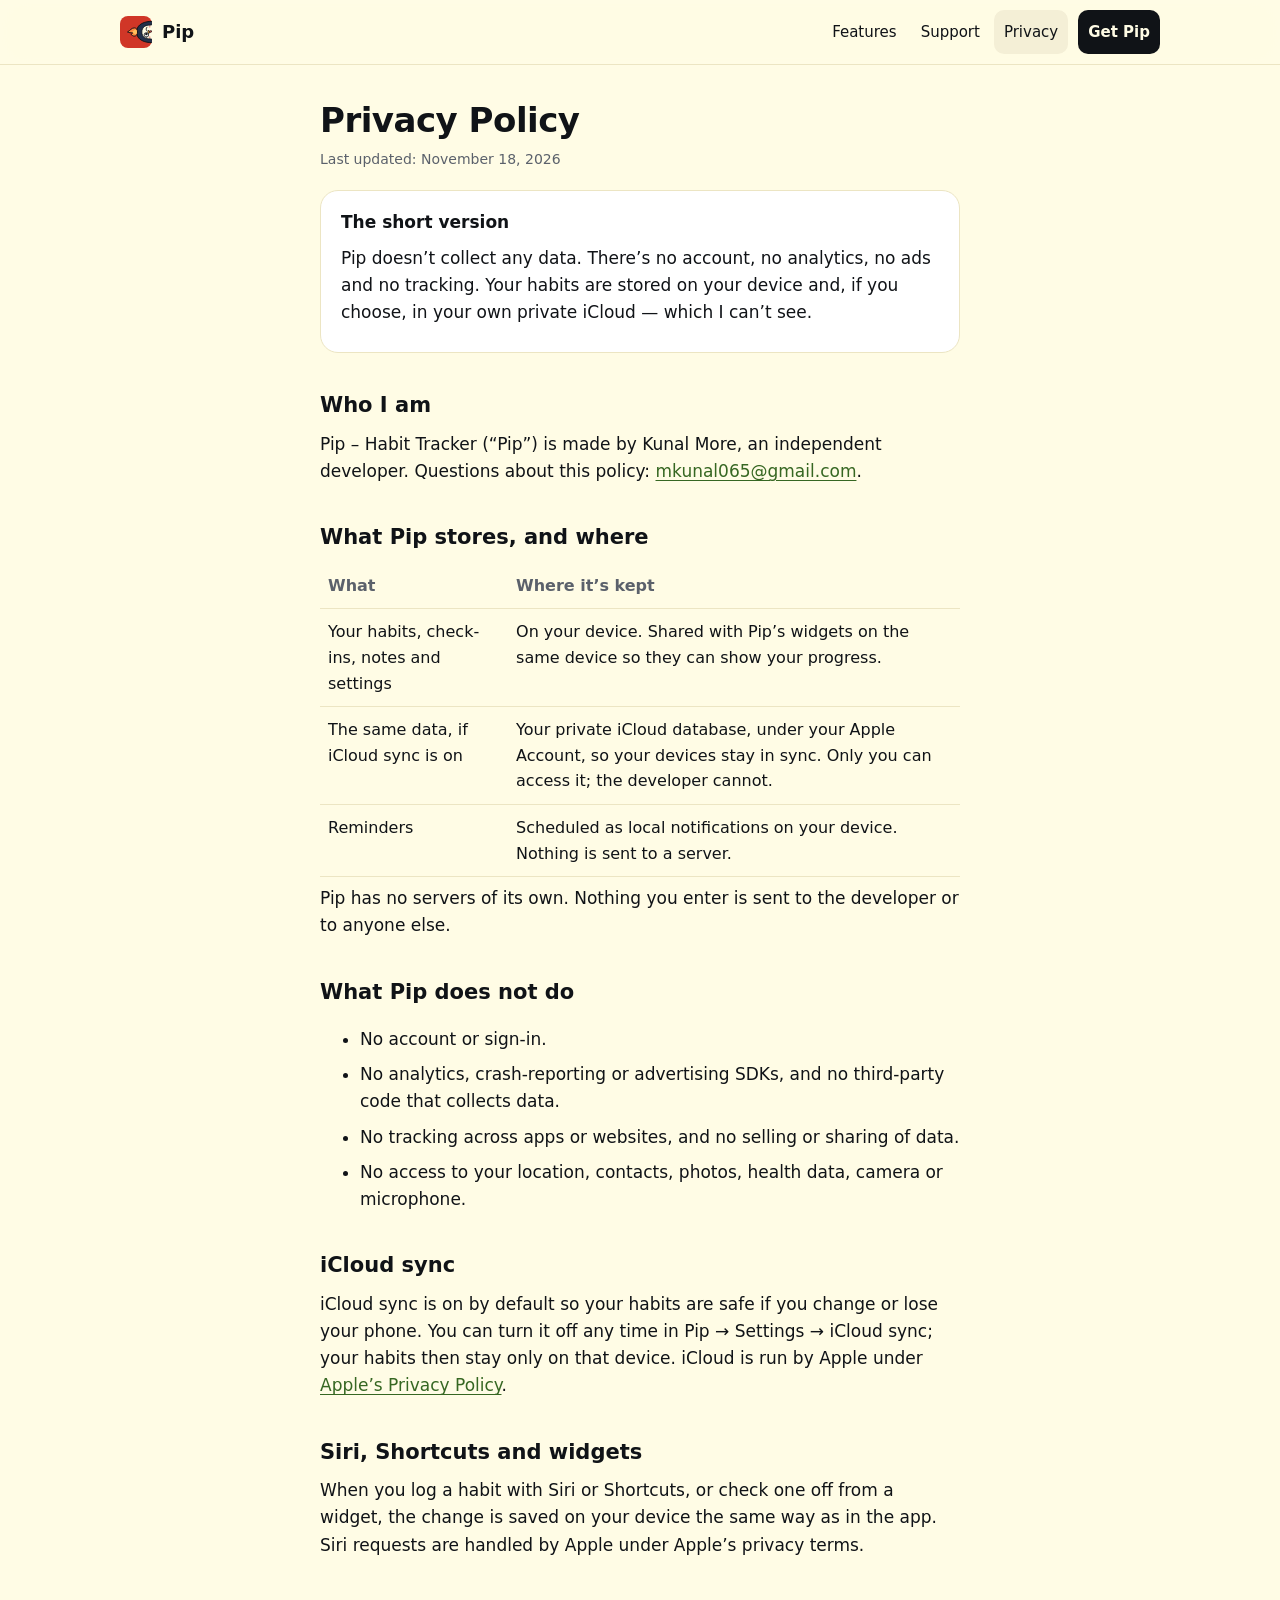
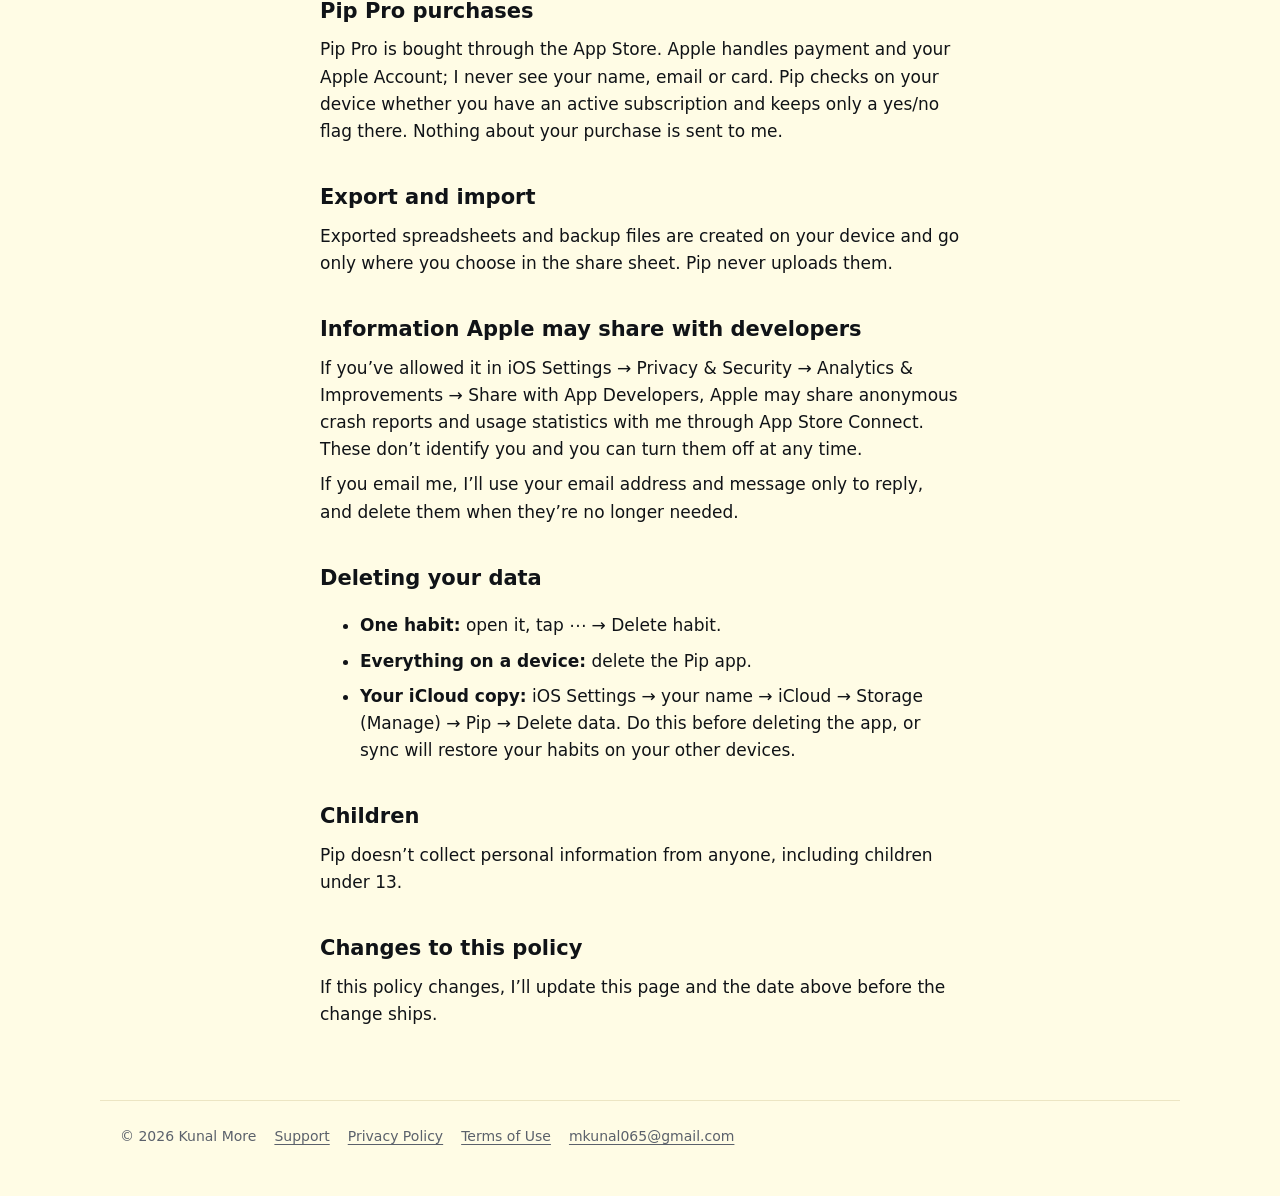
<file: privacy/index.html>
<!doctype html>
<html lang="en">
<head>
<meta charset="utf-8">
<title>Pip – Habit Tracker · Privacy Policy</title>
<meta name="description" content="Pip – Habit Tracker collects no data. Your habits stay on your device and in your own iCloud.">
<meta name="viewport" content="width=device-width, initial-scale=1">
<meta name="color-scheme" content="light dark">
<meta name="apple-itunes-app" content="app-id=6832249206">
<meta name="theme-color" content="#FFFCE5" media="(prefers-color-scheme: light)">
<meta name="theme-color" content="#14120E" media="(prefers-color-scheme: dark)">
<link rel="icon" type="image/png" href="../images/favicon.png">
<link rel="apple-touch-icon" href="../images/apple-touch-icon.png">
<link rel="stylesheet" href="../style.css">
</head>
<body>
<header class="topbar"><div class="in">
  <a class="brand" href="../index.html"><img src="../images/icon.svg" alt="" width="32" height="32">Pip</a>
  <nav aria-label="Site">
    <a href="../index.html#features" class="hide-sm">Features</a>
    <a href="../support/index.html">Support</a>
    <a href="../privacy/index.html" aria-current="page">Privacy</a>
    <a class="get" href="https://apps.apple.com/app/id6832249206">Get Pip</a>
  </nav>
</div></header>
<main>

  <h1>Privacy Policy</h1>
  <p class="small">Last updated: November 18, 2026</p>

  <div class="card">
    <strong>The short version</strong>
    <p>Pip doesn’t collect any data. There’s no account, no analytics, no ads and no tracking.
      Your habits are stored on your device and, if you choose, in your own private iCloud — which I can’t see.</p>
  </div>

  <h2>Who I am</h2>
  <p>Pip – Habit Tracker (“Pip”) is made by Kunal More, an independent developer. Questions about this policy:
    <a href="mailto:mkunal065@gmail.com?subject=Pip%20privacy">mkunal065@gmail.com</a>.</p>

  <h2>What Pip stores, and where</h2>
  <table>
    <tr><th>What</th><th>Where it’s kept</th></tr>
    <tr><td>Your habits, check-ins, notes and settings</td><td>On your device. Shared with Pip’s widgets on the same device so they can show your progress.</td></tr>
    <tr><td>The same data, if iCloud sync is on</td><td>Your private iCloud database, under your Apple Account, so your devices stay in sync. Only you can access it; the developer cannot.</td></tr>
    <tr><td>Reminders</td><td>Scheduled as local notifications on your device. Nothing is sent to a server.</td></tr>
  </table>
  <p>Pip has no servers of its own. Nothing you enter is sent to the developer or to anyone else.</p>

  <h2>What Pip does not do</h2>
  <ul>
    <li>No account or sign-in.</li>
    <li>No analytics, crash-reporting or advertising SDKs, and no third-party code that collects data.</li>
    <li>No tracking across apps or websites, and no selling or sharing of data.</li>
    <li>No access to your location, contacts, photos, health data, camera or microphone.</li>
  </ul>

  <h2>iCloud sync</h2>
  <p>iCloud sync is on by default so your habits are safe if you change or lose your phone. You can turn it off any time in Pip → Settings → iCloud sync;
    your habits then stay only on that device. iCloud is run by Apple under
    <a href="https://www.apple.com/legal/privacy/">Apple’s Privacy Policy</a>.</p>

  <h2>Siri, Shortcuts and widgets</h2>
  <p>When you log a habit with Siri or Shortcuts, or check one off from a widget, the change is saved on your device the same way as in the app.
    Siri requests are handled by Apple under Apple’s privacy terms.</p>

  <h2>Pip Pro purchases</h2>
  <p>Pip Pro is bought through the App Store. Apple handles payment and your Apple Account; I never see your name, email or card.
    Pip checks on your device whether you have an active subscription and keeps only a yes/no flag there. Nothing about your purchase is sent to me.</p>

  <h2>Export and import</h2>
  <p>Exported spreadsheets and backup files are created on your device and go only where you choose in the share sheet. Pip never uploads them.</p>

  <h2>Information Apple may share with developers</h2>
  <p>If you’ve allowed it in iOS Settings → Privacy &amp; Security → Analytics &amp; Improvements → Share with App Developers,
    Apple may share anonymous crash reports and usage statistics with me through App Store Connect. These don’t identify you and you can turn them off at any time.</p>
  <p>If you email me, I’ll use your email address and message only to reply, and delete them when they’re no longer needed.</p>

  <h2>Deleting your data</h2>
  <ul>
    <li><strong>One habit:</strong> open it, tap ⋯ → Delete habit.</li>
    <li><strong>Everything on a device:</strong> delete the Pip app.</li>
    <li><strong>Your iCloud copy:</strong> iOS Settings → your name → iCloud → Storage (Manage) → Pip → Delete data. Do this before deleting the app, or sync will restore your habits on your other devices.</li>
  </ul>

  <h2>Children</h2>
  <p>Pip doesn’t collect personal information from anyone, including children under 13.</p>

  <h2>Changes to this policy</h2>
  <p>If this policy changes, I’ll update this page and the date above before the change ships.</p>

</main>
<footer class="site-footer">
  <span>© 2026 Kunal More</span>
  <a href="../support/index.html">Support</a>
  <a href="../privacy/index.html">Privacy Policy</a>
  <a href="../terms/index.html">Terms of Use</a>
  <a href="mailto:mkunal065@gmail.com">mkunal065@gmail.com</a>
</footer>
</body>
</html>
</file>
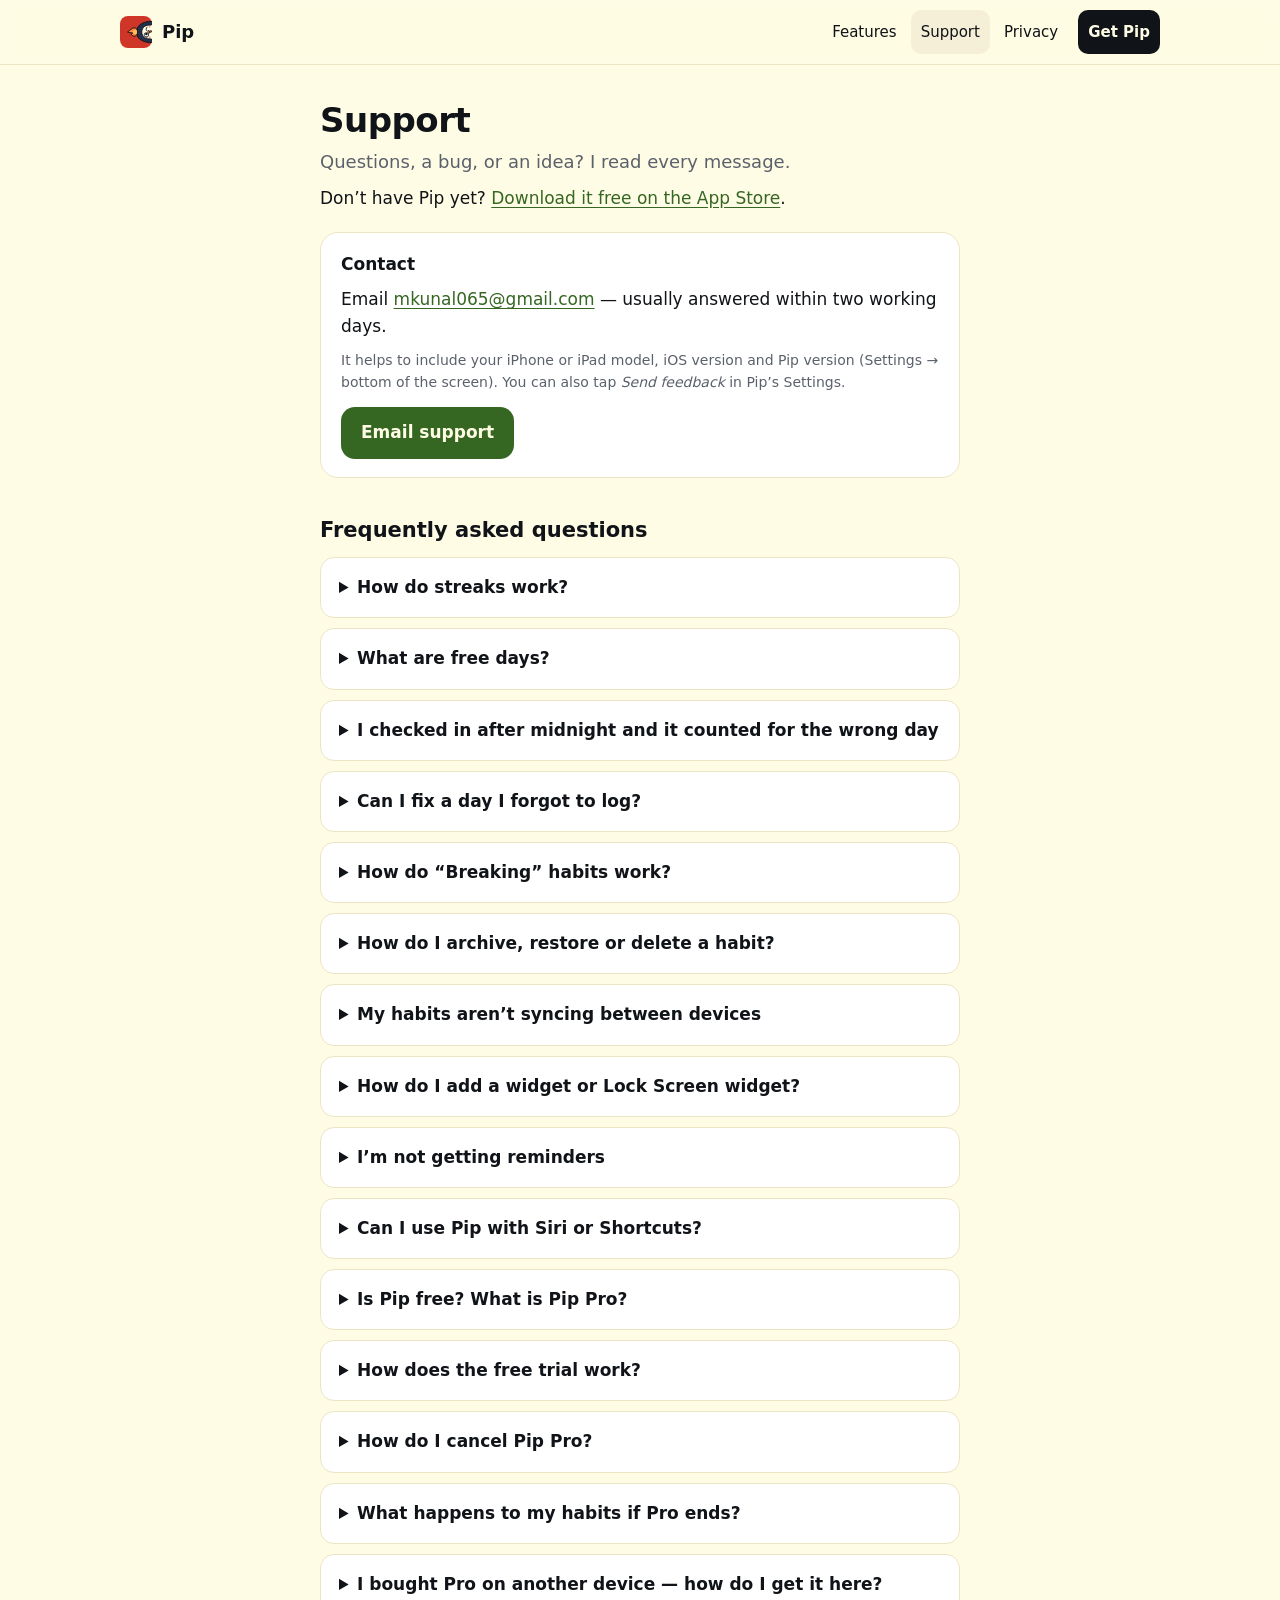
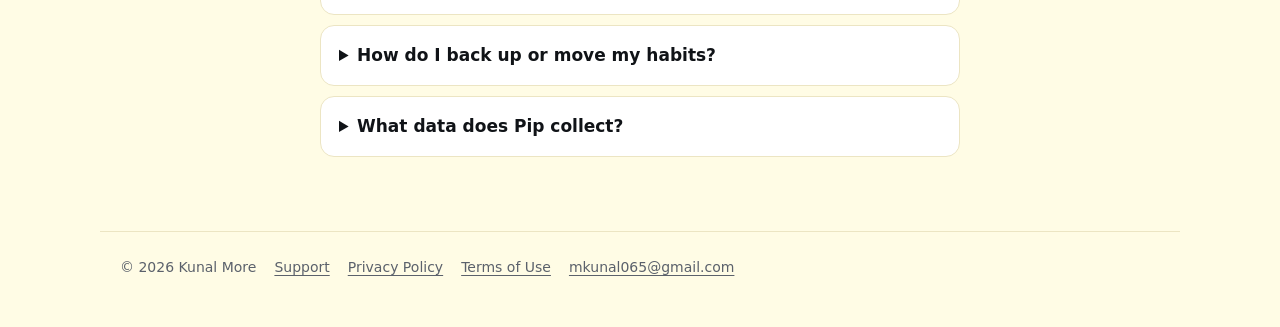
<file: support/index.html>
<!doctype html>
<html lang="en">
<head>
<meta charset="utf-8">
<title>Pip – Habit Tracker · Support</title>
<meta name="description" content="Help and contact for Pip – Habit Tracker for iPhone and iPad.">
<meta name="viewport" content="width=device-width, initial-scale=1">
<meta name="color-scheme" content="light dark">
<meta name="apple-itunes-app" content="app-id=6832249206">
<meta name="theme-color" content="#FFFCE5" media="(prefers-color-scheme: light)">
<meta name="theme-color" content="#14120E" media="(prefers-color-scheme: dark)">
<link rel="icon" type="image/png" href="../images/favicon.png">
<link rel="apple-touch-icon" href="../images/apple-touch-icon.png">
<link rel="stylesheet" href="../style.css">
</head>
<body>
<header class="topbar"><div class="in">
  <a class="brand" href="../index.html"><img src="../images/icon.svg" alt="" width="32" height="32">Pip</a>
  <nav aria-label="Site">
    <a href="../index.html#features" class="hide-sm">Features</a>
    <a href="../support/index.html" aria-current="page">Support</a>
    <a href="../privacy/index.html">Privacy</a>
    <a class="get" href="https://apps.apple.com/app/id6832249206">Get Pip</a>
  </nav>
</div></header>
<main>

  <h1>Support</h1>
  <p class="lede">Questions, a bug, or an idea? I read every message.</p>
  <p>Don’t have Pip yet? <a href="https://apps.apple.com/app/id6832249206">Download it free on the App Store</a>.</p>

  <div class="card">
    <strong>Contact</strong>
    <p>Email <a href="mailto:mkunal065@gmail.com?subject=Pip%20support">mkunal065@gmail.com</a> — usually answered within two working days.</p>
    <p class="small">It helps to include your iPhone or iPad model, iOS version and Pip version (Settings → bottom of the screen).
      You can also tap <em>Send feedback</em> in Pip’s Settings.</p>
    <a class="button" href="mailto:mkunal065@gmail.com?subject=Pip%20support">Email support</a>
  </div>

  <h2>Frequently asked questions</h2>

  <details>
    <summary>How do streaks work?</summary>
    <p>A habit’s streak grows by one each scheduled day you complete it. Today never breaks a streak — it waits until the day is over.</p>
    <p>For “some days” habits, the other days are rest days and never break the streak. For “N × a week” habits, the streak counts weeks.</p>
    <p>Pip’s flame on Today follows your overall streak: a day counts when every daily habit scheduled that day is done (or covered by a free day).</p>
  </details>

  <details>
    <summary>What are free days?</summary>
    <p>A free day covers a missed scheduled day so your streak stays alive. Choose None, 1 or 2 per week in Settings → Free days.
      They’re applied automatically to the oldest miss first. A free day keeps the streak but doesn’t add to it.</p>
  </details>

  <details>
    <summary>I checked in after midnight and it counted for the wrong day</summary>
    <p>Go to Settings → Day ends at and choose <strong>3 AM</strong>. Check-ins before 3 AM will then count for the day before.</p>
  </details>

  <details>
    <summary>Can I fix a day I forgot to log?</summary>
    <p>Yes, for the last 7 days. Open the habit, tap the day in its calendar, then tap Log (or Clear).</p>
  </details>

  <details>
    <summary>How do “Breaking” habits work?</summary>
    <p>Habits you’re quitting count every day as clean on their own — no tap needed. If you slip, tap the Clean pill on Today and choose “I slipped today”.
      Only that habit’s count restarts. Slips never affect your main streak or Pip’s flame.</p>
  </details>

  <details>
    <summary>How do I archive, restore or delete a habit?</summary>
    <p><strong>Archive</strong> hides a habit from Today, widgets and reminders but keeps its history. Archive from the habit’s ⋯ menu, its Edit screen, or by long-pressing it on Today.</p>
    <p><strong>Restore</strong> it from Settings → Archived habits → Unarchive. Its history and best streak are still there.</p>
    <p><strong>Delete</strong> removes the habit and all its check-ins for good, after a confirmation.</p>
  </details>

  <details>
    <summary>My habits aren’t syncing between devices</summary>
    <ol>
      <li>Make sure every device is signed in to the same Apple Account, and that iCloud is allowed for Pip (iOS Settings → your name → iCloud → apps using iCloud → Pip).</li>
      <li>In Pip, check Settings → iCloud sync is on, on each device.</li>
      <li>Open Pip on both devices with an internet connection and give it a minute — sync happens in the background.</li>
      <li>Still stuck? Email me with the device models; your habits stay safe on each device meanwhile.</li>
    </ol>
  </details>

  <details>
    <summary>How do I add a widget or Lock Screen widget?</summary>
    <p><strong>Home Screen:</strong> touch and hold an empty spot, tap Edit → Add Widget, search for Pip and pick Streak, Habit or Today. The Today widget lets you check habits off without opening the app.</p>
    <p><strong>Lock Screen:</strong> touch and hold the Lock Screen, tap Customize → Lock Screen → the widget area, then choose a Pip widget.</p>
  </details>

  <details>
    <summary>I’m not getting reminders</summary>
    <p>Check that notifications are allowed in iOS Settings → Pip → Notifications, and that Settings → Daily check-in is on in Pip.
      Focus modes can hold notifications back. Pip also skips reminders once everything for the day is done.</p>
  </details>

  <details>
    <summary>Can I use Pip with Siri or Shortcuts?</summary>
    <p>Yes. Say “Log <em>habit name</em> in Pip”, or find Pip’s actions in the Shortcuts app.</p>
  </details>

  <details id="pro">
    <summary>Is Pip free? What is Pip Pro?</summary>
    <p>Yes — Pip is free for up to 3 habits, with check-ins, streaks, free days, stats, widgets, reminders, Siri and iCloud sync. No ads and no account. Archived habits don’t count toward the 3.</p>
    <p><strong>Pip Pro</strong> is an optional subscription that adds unlimited habits, Advanced stats and export. Choose yearly (with a 7-day free trial for new subscribers) or monthly. The price for your country is shown in the app before you buy.</p>
  </details>

  <details>
    <summary>How does the free trial work?</summary>
    <p>Start the yearly plan’s free week and everything in Pip Pro unlocks straight away. Pip reminds you 2 days before the week ends (if notifications are allowed). Cancel before the trial ends and you won’t be charged.</p>
  </details>

  <details>
    <summary>How do I cancel Pip Pro?</summary>
    <p>On your iPhone open <strong>Settings → your name → Subscriptions → Pip</strong> and tap Cancel Subscription. You can also get there from Pip → Settings → Manage subscription. Pro stays on until the end of the period you’ve paid for.</p>
  </details>

  <details>
    <summary>What happens to my habits if Pro ends?</summary>
    <p>Nothing is deleted. If you have more than 3 habits, Pip asks you to pick 3 to keep going. The others are paused: they leave Today, widgets and reminders, but every check-in is saved. Find them in Settings → Paused habits, where you can swap one in any time. Subscribe again and they all come back. Export stops and Advanced stats shows its preview again.</p>
  </details>

  <details>
    <summary>I bought Pro on another device — how do I get it here?</summary>
    <p>Sign in with the same Apple Account, then tap <strong>Restore purchase</strong> in Pip → Settings (or on the Pip Pro screen).</p>
  </details>

  <details>
    <summary>How do I back up or move my habits?</summary>
    <p>With iCloud sync on, your habits follow you automatically. Pip Pro can also export a spreadsheet or a full backup file (Settings → Export &amp; import). Anyone can import a Pip backup — choose <em>Merge</em> to add what’s missing, or <em>Replace everything</em>.</p>
  </details>

  <details>
    <summary>What data does Pip collect?</summary>
    <p>None. Your habits stay on your device and, if you use iCloud sync, in your own private iCloud. Read the <a href="../privacy/index.html">Privacy Policy</a>.</p>
  </details>

</main>
<footer class="site-footer">
  <span>© 2026 Kunal More</span>
  <a href="../support/index.html">Support</a>
  <a href="../privacy/index.html">Privacy Policy</a>
  <a href="../terms/index.html">Terms of Use</a>
  <a href="mailto:mkunal065@gmail.com">mkunal065@gmail.com</a>
</footer>
</body>
</html>
</file>
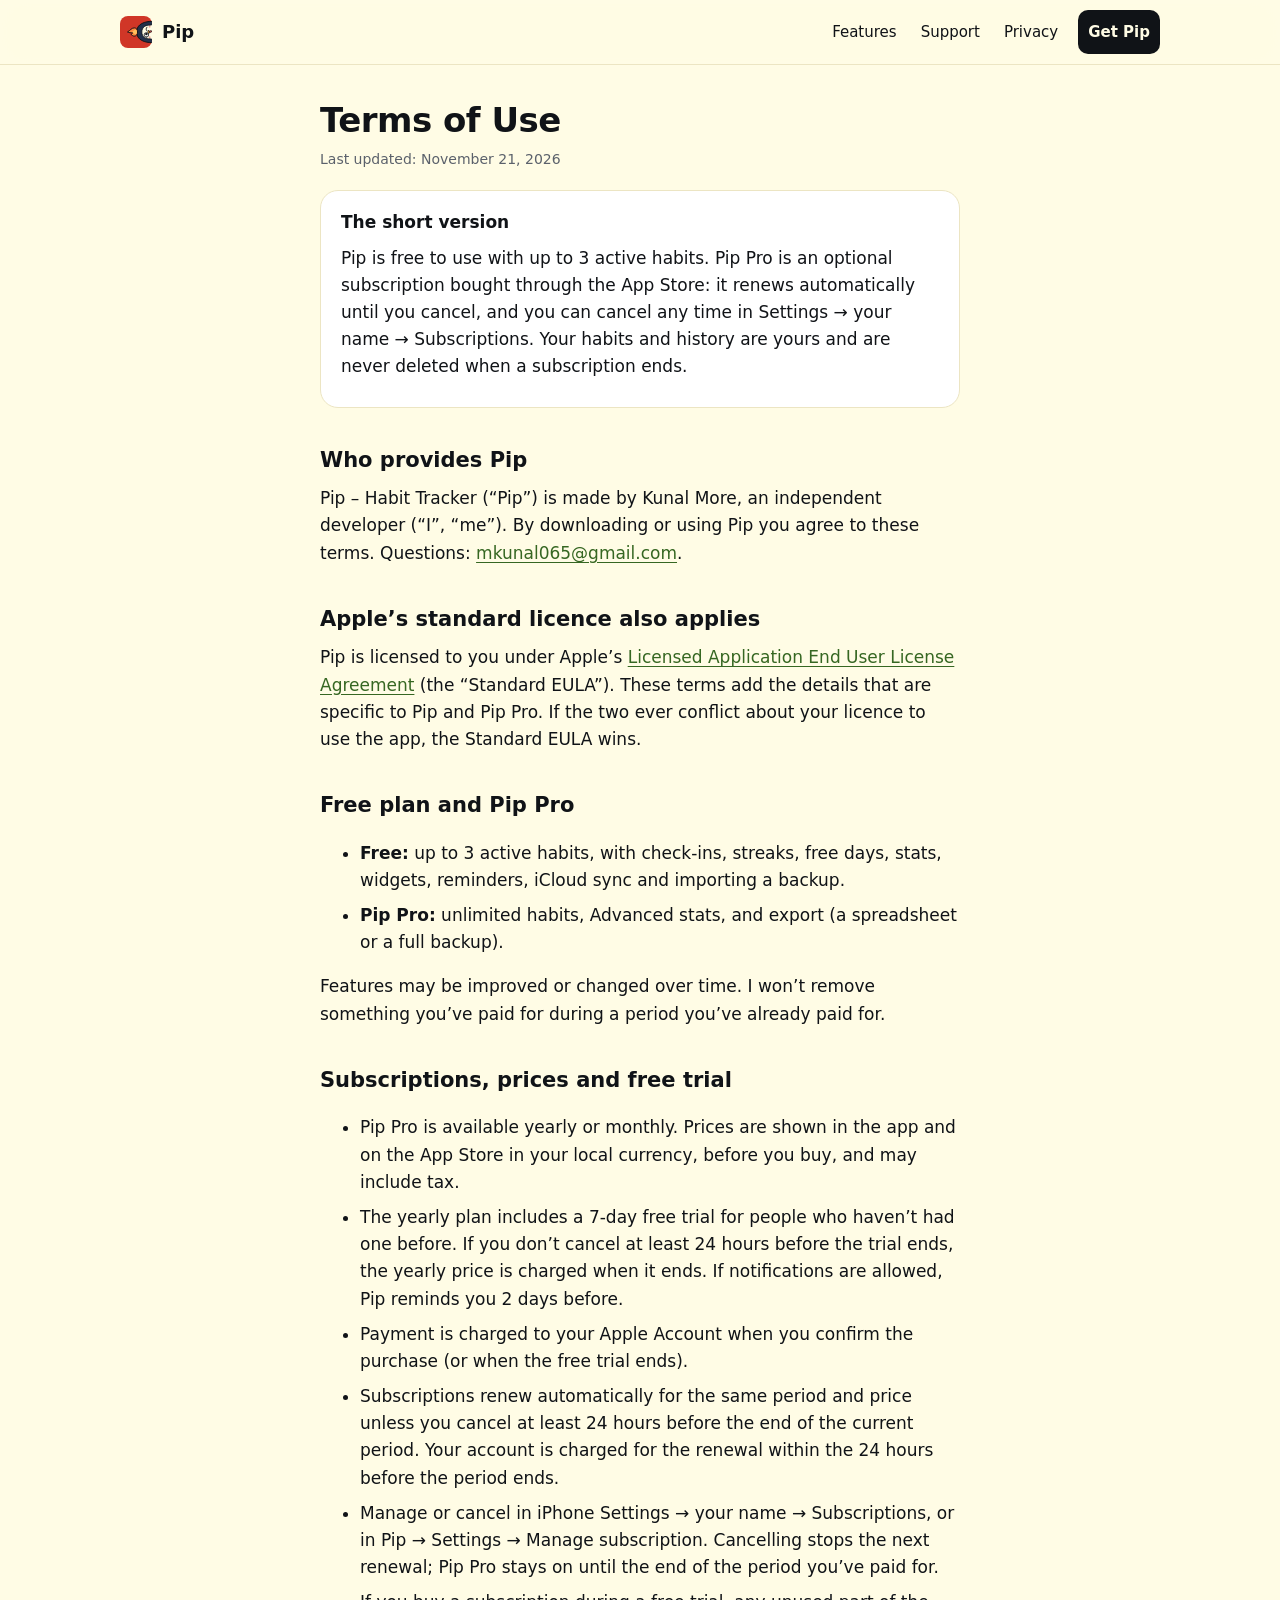
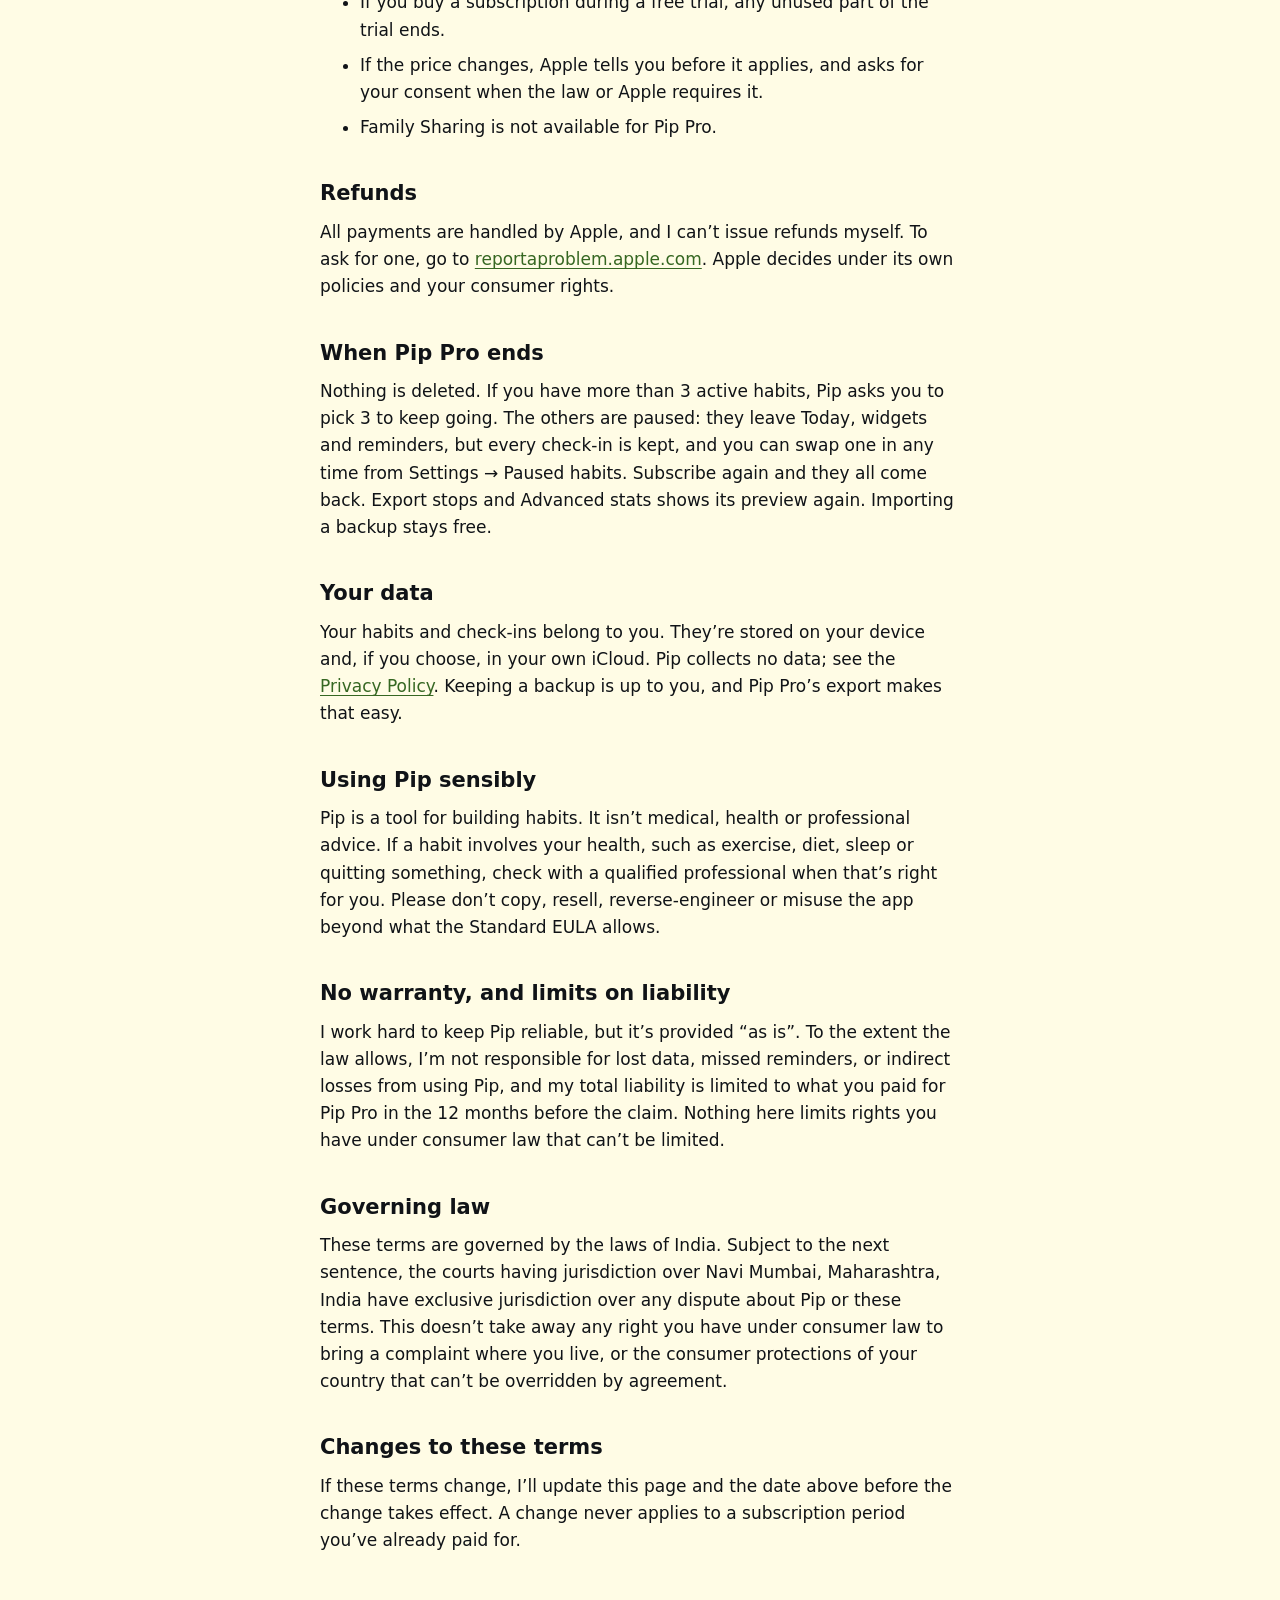
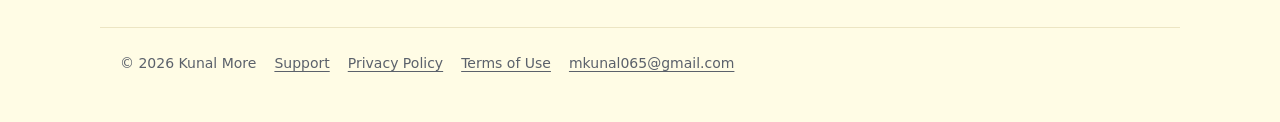
<file: terms/index.html>
<!doctype html>
<html lang="en">
<head>
<meta charset="utf-8">
<title>Pip – Habit Tracker · Terms of Use</title>
<meta name="description" content="Terms of Use for Pip – Habit Tracker and the optional Pip Pro subscription.">
<meta name="viewport" content="width=device-width, initial-scale=1">
<meta name="color-scheme" content="light dark">
<meta name="apple-itunes-app" content="app-id=6832249206">
<meta name="theme-color" content="#FFFCE5" media="(prefers-color-scheme: light)">
<meta name="theme-color" content="#14120E" media="(prefers-color-scheme: dark)">
<link rel="icon" type="image/png" href="../images/favicon.png">
<link rel="apple-touch-icon" href="../images/apple-touch-icon.png">
<link rel="stylesheet" href="../style.css">
</head>
<body>
<header class="topbar"><div class="in">
  <a class="brand" href="../index.html"><img src="../images/icon.svg" alt="" width="32" height="32">Pip</a>
  <nav aria-label="Site">
    <a href="../index.html#features" class="hide-sm">Features</a>
    <a href="../support/index.html">Support</a>
    <a href="../privacy/index.html">Privacy</a>
    <a class="get" href="https://apps.apple.com/app/id6832249206">Get Pip</a>
  </nav>
</div></header>
<main>

  <h1>Terms of Use</h1>
  <p class="small">Last updated: November 21, 2026</p>

  <div class="card">
    <strong>The short version</strong>
    <p>Pip is free to use with up to 3 active habits. Pip Pro is an optional subscription bought through the App Store:
      it renews automatically until you cancel, and you can cancel any time in Settings → your name → Subscriptions.
      Your habits and history are yours and are never deleted when a subscription ends.</p>
  </div>

  <h2>Who provides Pip</h2>
  <p>Pip – Habit Tracker (“Pip”) is made by Kunal More, an independent developer (“I”, “me”). By downloading or using
    Pip you agree to these terms. Questions: <a href="mailto:mkunal065@gmail.com?subject=Pip%20terms">mkunal065@gmail.com</a>.</p>

  <h2>Apple’s standard licence also applies</h2>
  <p>Pip is licensed to you under Apple’s
    <a href="https://www.apple.com/legal/internet-services/itunes/dev/stdeula/">Licensed Application End User License Agreement</a>
    (the “Standard EULA”). These terms add the details that are specific to Pip and Pip Pro. If the two ever conflict
    about your licence to use the app, the Standard EULA wins.</p>

  <h2>Free plan and Pip Pro</h2>
  <ul>
    <li><strong>Free:</strong> up to 3 active habits, with check-ins, streaks, free days, stats, widgets, reminders, iCloud sync and importing a backup.</li>
    <li><strong>Pip Pro:</strong> unlimited habits, Advanced stats, and export (a spreadsheet or a full backup).</li>
  </ul>
  <p>Features may be improved or changed over time. I won’t remove something you’ve paid for during a period you’ve already paid for.</p>

  <h2>Subscriptions, prices and free trial</h2>
  <ul>
    <li>Pip Pro is available yearly or monthly. Prices are shown in the app and on the App Store in your local currency, before you buy, and may include tax.</li>
    <li>The yearly plan includes a 7-day free trial for people who haven’t had one before. If you don’t cancel at least 24 hours before the trial ends, the yearly price is charged when it ends. If notifications are allowed, Pip reminds you 2 days before.</li>
    <li>Payment is charged to your Apple Account when you confirm the purchase (or when the free trial ends).</li>
    <li>Subscriptions renew automatically for the same period and price unless you cancel at least 24 hours before the end of the current period. Your account is charged for the renewal within the 24 hours before the period ends.</li>
    <li>Manage or cancel in iPhone Settings → your name → Subscriptions, or in Pip → Settings → Manage subscription. Cancelling stops the next renewal; Pip Pro stays on until the end of the period you’ve paid for.</li>
    <li>If you buy a subscription during a free trial, any unused part of the trial ends.</li>
    <li>If the price changes, Apple tells you before it applies, and asks for your consent when the law or Apple requires it.</li>
    <li>Family Sharing is not available for Pip Pro.</li>
  </ul>

  <h2>Refunds</h2>
  <p>All payments are handled by Apple, and I can’t issue refunds myself. To ask for one, go to
    <a href="https://reportaproblem.apple.com">reportaproblem.apple.com</a>. Apple decides under its own policies and
    your consumer rights.</p>

  <h2>When Pip Pro ends</h2>
  <p>Nothing is deleted. If you have more than 3 active habits, Pip asks you to pick 3 to keep going. The others are paused:
    they leave Today, widgets and reminders, but every check-in is kept, and you can swap one in any time from
    Settings → Paused habits. Subscribe again and they all come back. Export stops and Advanced stats shows its preview again.
    Importing a backup stays free.</p>

  <h2>Your data</h2>
  <p>Your habits and check-ins belong to you. They’re stored on your device and, if you choose, in your own iCloud.
    Pip collects no data; see the <a href="../privacy/index.html">Privacy Policy</a>. Keeping a backup is up to you,
    and Pip Pro’s export makes that easy.</p>

  <h2>Using Pip sensibly</h2>
  <p>Pip is a tool for building habits. It isn’t medical, health or professional advice. If a habit involves your health,
    such as exercise, diet, sleep or quitting something, check with a qualified professional when that’s right for you.
    Please don’t copy, resell, reverse-engineer or misuse the app beyond what the Standard EULA allows.</p>

  <h2>No warranty, and limits on liability</h2>
  <p>I work hard to keep Pip reliable, but it’s provided “as is”. To the extent the law allows, I’m not responsible for lost data,
    missed reminders, or indirect losses from using Pip, and my total liability is limited to what you paid for Pip Pro
    in the 12 months before the claim. Nothing here limits rights you have under consumer law that can’t be limited.</p>

  <h2>Governing law</h2>
  <p>These terms are governed by the laws of India. Subject to the next sentence, the courts having jurisdiction over
    Navi Mumbai, Maharashtra, India have exclusive jurisdiction over any dispute about Pip or these terms. This doesn’t
    take away any right you have under consumer law to bring a complaint where you live, or the consumer protections of
    your country that can’t be overridden by agreement.</p>

  <h2>Changes to these terms</h2>
  <p>If these terms change, I’ll update this page and the date above before the change takes effect. A change never
    applies to a subscription period you’ve already paid for.</p>

</main>
<footer class="site-footer">
  <span>© 2026 Kunal More</span>
  <a href="../support/index.html">Support</a>
  <a href="../privacy/index.html">Privacy Policy</a>
  <a href="../terms/index.html">Terms of Use</a>
  <a href="mailto:mkunal065@gmail.com">mkunal065@gmail.com</a>
</footer>
</body>
</html>
</file>
<file: style.css>
:root{--bg:#FFFCE5;--surface:#FFFFFF;--text:#101317;--muted:#5B616B;--line:#ECE5C3;--accent:#366722;--chip:#F4EFD6;--flame:#D03627;--accentBg:#366722;--accentInk:#FFFCE5}
@media (prefers-color-scheme:dark){:root{--bg:#14120E;--surface:#221E17;--text:#F5F0DC;--muted:#B0A891;--line:#3A342A;--accent:#8BD16D;--chip:#2E2920;--flame:#FF8A80;--accentBg:#1F3A14;--accentInk:#E3F1D6}}
*{box-sizing:border-box}
body{margin:0;background:var(--bg);color:var(--text);font:17px/1.6 -apple-system,BlinkMacSystemFont,"Inter",system-ui,sans-serif;-webkit-text-size-adjust:100%}
main{max-width:680px;margin:0 auto;padding:8px 20px 64px}
a{color:var(--accent);text-underline-offset:3px}
h1{font-size:34px;line-height:1.15;letter-spacing:-.5px;margin:28px 0 8px}
h2{font-size:21px;margin:36px 0 8px}
p,li{margin:8px 0}
.lede{color:var(--muted);font-size:18px}
.card{background:var(--surface);border:1px solid var(--line);border-radius:18px;padding:18px 20px;margin:20px 0}
.button{display:inline-block;background:var(--accent);color:var(--bg);font-weight:700;padding:12px 20px;border-radius:14px;text-decoration:none;margin-top:6px}
details{background:var(--surface);border:1px solid var(--line);border-radius:14px;padding:4px 18px;margin:10px 0}
summary{cursor:pointer;font-weight:600;padding:12px 0;min-height:44px}
details[open] summary{border-bottom:1px solid var(--line);margin-bottom:6px}
table{width:100%;border-collapse:collapse;font-size:16px}
th,td{text-align:left;padding:10px 8px;border-bottom:1px solid var(--line);vertical-align:top}
th{color:var(--muted);font-weight:600}
.small{color:var(--muted);font-size:14px}

/* ---- Shared top bar ---- */
.topbar{position:sticky;top:0;z-index:10;background:color-mix(in srgb,var(--bg) 88%,transparent);backdrop-filter:saturate(1.4) blur(14px);-webkit-backdrop-filter:saturate(1.4) blur(14px);border-bottom:1px solid var(--line)}
.topbar .in{max-width:1080px;margin:0 auto;padding:10px 20px;display:flex;align-items:center;gap:16px}
.brand{display:flex;align-items:center;gap:10px;font-weight:800;font-size:18px;color:var(--text);text-decoration:none}
.brand img{width:32px;height:32px;border-radius:8px}
.topbar nav{margin-left:auto;display:flex;gap:4px}
.topbar nav a{color:var(--text);text-decoration:none;font-size:15px;font-weight:500;padding:10px 10px;border-radius:10px}
.topbar nav a:hover,.topbar nav a[aria-current]{background:var(--chip)}

/* ---- Landing ---- */
.wrap{max-width:1080px;margin:0 auto;padding:0 20px}
.hero{display:grid;grid-template-columns:1.05fr .95fr;gap:40px;align-items:center;padding:64px 0 40px}
.hero h1{font-size:clamp(40px,6vw,64px);line-height:1.02;letter-spacing:-1.5px;margin:0 0 18px}
.hero h1 em{font-style:normal;color:var(--flame)}
.hero p.lede{font-size:clamp(18px,2.2vw,21px);color:var(--muted);margin:0 0 26px;max-width:30em}
.cta{display:flex;flex-wrap:wrap;gap:12px;align-items:center}
.soon{display:inline-flex;align-items:center;gap:10px;background:var(--text);color:var(--bg);padding:12px 18px;border-radius:14px;font-weight:700;font-size:16px}
.soon svg{width:22px;height:22px}
.facts{display:flex;flex-wrap:wrap;gap:8px;margin-top:22px;padding:0;list-style:none}
.facts li{margin:0;background:var(--chip);border-radius:999px;padding:6px 12px;font-size:14px;font-weight:600}
.stage{position:relative;display:flex;justify-content:center}
.phone{width:min(300px,72vw);aspect-ratio:390/844;border-radius:46px;border:9px solid #101317;background:#101317;overflow:hidden;box-shadow:0 30px 60px -20px rgba(16,19,23,.35),0 0 0 1px rgba(255,255,255,.06)}
.phone img{width:100%;height:100%;object-fit:cover;display:block}
.stage .pipcard{position:absolute;left:max(0px,calc(50% - 250px));bottom:28px;width:min(150px,36vw);border-radius:24px;overflow:hidden;box-shadow:0 18px 40px -12px rgba(16,19,23,.4);transform:rotate(-6deg);border:4px solid var(--surface)}
.stage .pipcard img{display:block;width:100%}
.section{padding:64px 0}
.section h2{font-size:clamp(30px,4vw,42px);line-height:1.1;letter-spacing:-.8px;margin:0 0 12px}
.kicker{font-size:14px;font-weight:700;letter-spacing:.06em;text-transform:uppercase;color:var(--accent);margin-bottom:10px}
.feature{display:grid;grid-template-columns:1fr 1fr;gap:48px;align-items:center;padding:40px 0}
.feature.flip .text{order:2}
.feature p{color:var(--muted);font-size:18px;max-width:28em}
.feature ul{padding-left:20px;color:var(--muted)}
.feature .shot{display:flex;justify-content:center}
.widgetshot{width:min(360px,86vw);border-radius:28px;overflow:hidden;box-shadow:0 24px 50px -20px rgba(16,19,23,.4)}
.widgetshot img{display:block;width:100%}
.grid{display:grid;grid-template-columns:repeat(3,1fr);gap:14px;margin-top:28px}
.tile{background:var(--surface);border:1px solid var(--line);border-radius:20px;padding:20px}
.tile .ic{width:40px;height:40px;border-radius:12px;display:flex;align-items:center;justify-content:center;background:var(--chip);color:var(--accent);margin-bottom:12px}
.tile .ic svg{width:22px;height:22px}
.tile h3{margin:0 0 4px;font-size:18px}
.tile p{margin:0;color:var(--muted);font-size:15px;line-height:1.5}
.privacy-band{background:var(--accentBg);color:var(--accentInk);border-radius:28px;padding:40px;display:grid;grid-template-columns:1.2fr 1fr;gap:32px;align-items:center}
.privacy-band h2{color:inherit}
.privacy-band p{opacity:.9;font-size:18px}
.privacy-band ul{list-style:none;padding:0;margin:0;display:grid;gap:10px}
.privacy-band li{display:flex;gap:12px;align-items:center;font-weight:600;font-size:18px;margin:0}
.privacy-band li svg{width:22px;height:22px;flex-shrink:0}
.privacy-band a{color:inherit;font-weight:700}
.final{text-align:center;padding:72px 0 40px}
.final img{width:88px;height:88px;border-radius:22px;box-shadow:0 12px 30px -10px rgba(16,19,23,.4)}
.site-footer{max-width:1080px;margin:0 auto;padding:24px 20px 48px;border-top:1px solid var(--line);color:var(--muted);font-size:14px;display:flex;gap:18px;flex-wrap:wrap}
.site-footer a{color:var(--muted)}
.dark-only{display:none}
@media (prefers-color-scheme:dark){.light-only{display:none}.dark-only{display:block}}
@media (max-width:820px){
  .hero,.feature,.privacy-band{grid-template-columns:1fr}
  .hero{padding-top:36px;text-align:left}
  .feature.flip .text{order:0}
  .feature{gap:28px;padding:28px 0}
  .grid{grid-template-columns:1fr 1fr}
  .privacy-band{padding:28px}
  .topbar nav a.hide-sm{display:none}
}
@media (max-width:520px){.grid{grid-template-columns:1fr}.stage .pipcard{display:none}}
.widgetshot img,.stage .pipcard img{height:auto}

/* App Store badge + "Get Pip" button (added at launch) */
.appstore{display:inline-block;line-height:0}
.appstore img{height:60px;width:auto}
.final .appstore img{height:64px}
.topbar nav a.get{background:var(--text);color:var(--bg);font-weight:700;margin-left:6px}
.topbar nav a.get:hover{background:var(--text);opacity:.88}

/* Download panel: App Store badge + QR code. Shown on every device; the panel stacks when its column is narrow
   (phones, iPad portrait, narrow desktop windows) using a container query, so it never overflows. */
.cta{container-type:inline-size;width:100%}
.getpanel{display:inline-flex;align-items:center;gap:14px;max-width:100%;box-sizing:border-box;background:var(--surface);border:1px solid var(--line);border-radius:24px;padding:12px 22px 12px 14px;box-shadow:0 10px 30px -18px rgba(16,19,23,.35)}
.getpanel .appstore{flex-shrink:0}
.getpanel .appstore img{height:48px;width:auto}
.getpanel .or{font-size:13px;font-weight:700;letter-spacing:.06em;text-transform:uppercase;color:var(--muted);display:flex;flex-direction:column;align-items:center;gap:6px;flex-shrink:0}
.getpanel .or::before,.getpanel .or::after{content:"";width:1px;height:22px;background:var(--line)}
.scan{display:flex;align-items:center;gap:14px;min-width:0}
.scan img{width:96px;height:96px;border-radius:14px;display:block;background:#fff;padding:6px;border:1px solid var(--line);box-sizing:content-box;flex-shrink:0}
.scan span{display:flex;flex-direction:column;gap:2px;font-size:14px;color:var(--muted);line-height:1.35;text-align:left;max-width:150px}
.scan strong{color:var(--text);font-size:16px}
@container (max-width:500px){
  .getpanel{display:flex;flex-direction:column;align-items:stretch;width:100%;max-width:420px;gap:14px;padding:18px}
  .getpanel .appstore{align-self:center}
  .getpanel .appstore img{height:56px}
  .getpanel .or{flex-direction:row;gap:12px}
  .getpanel .or::before,.getpanel .or::after{width:auto;height:1px;flex:1}
  .scan{justify-content:center}
}

/* Pip Pro plans (2.0) */
.plans{grid-template-columns:1fr 1fr}
.plan-list{list-style:none;padding:0;margin:8px 0 0;display:grid;gap:10px}
.plan-list li{display:flex;gap:10px;align-items:flex-start;color:var(--muted);font-size:15px;line-height:1.45}
.plan-list svg{width:18px;height:18px;flex-shrink:0;margin-top:2px;color:var(--accent)}
.tile.pro{border:2px solid var(--accent)}
.badge{display:inline-block;font-size:12px;font-weight:800;letter-spacing:.02em;padding:2px 8px;border-radius:999px;background:var(--chip);color:var(--accent);vertical-align:middle;margin-left:6px}
@media (max-width:520px){.plans{grid-template-columns:1fr}}
</file>
